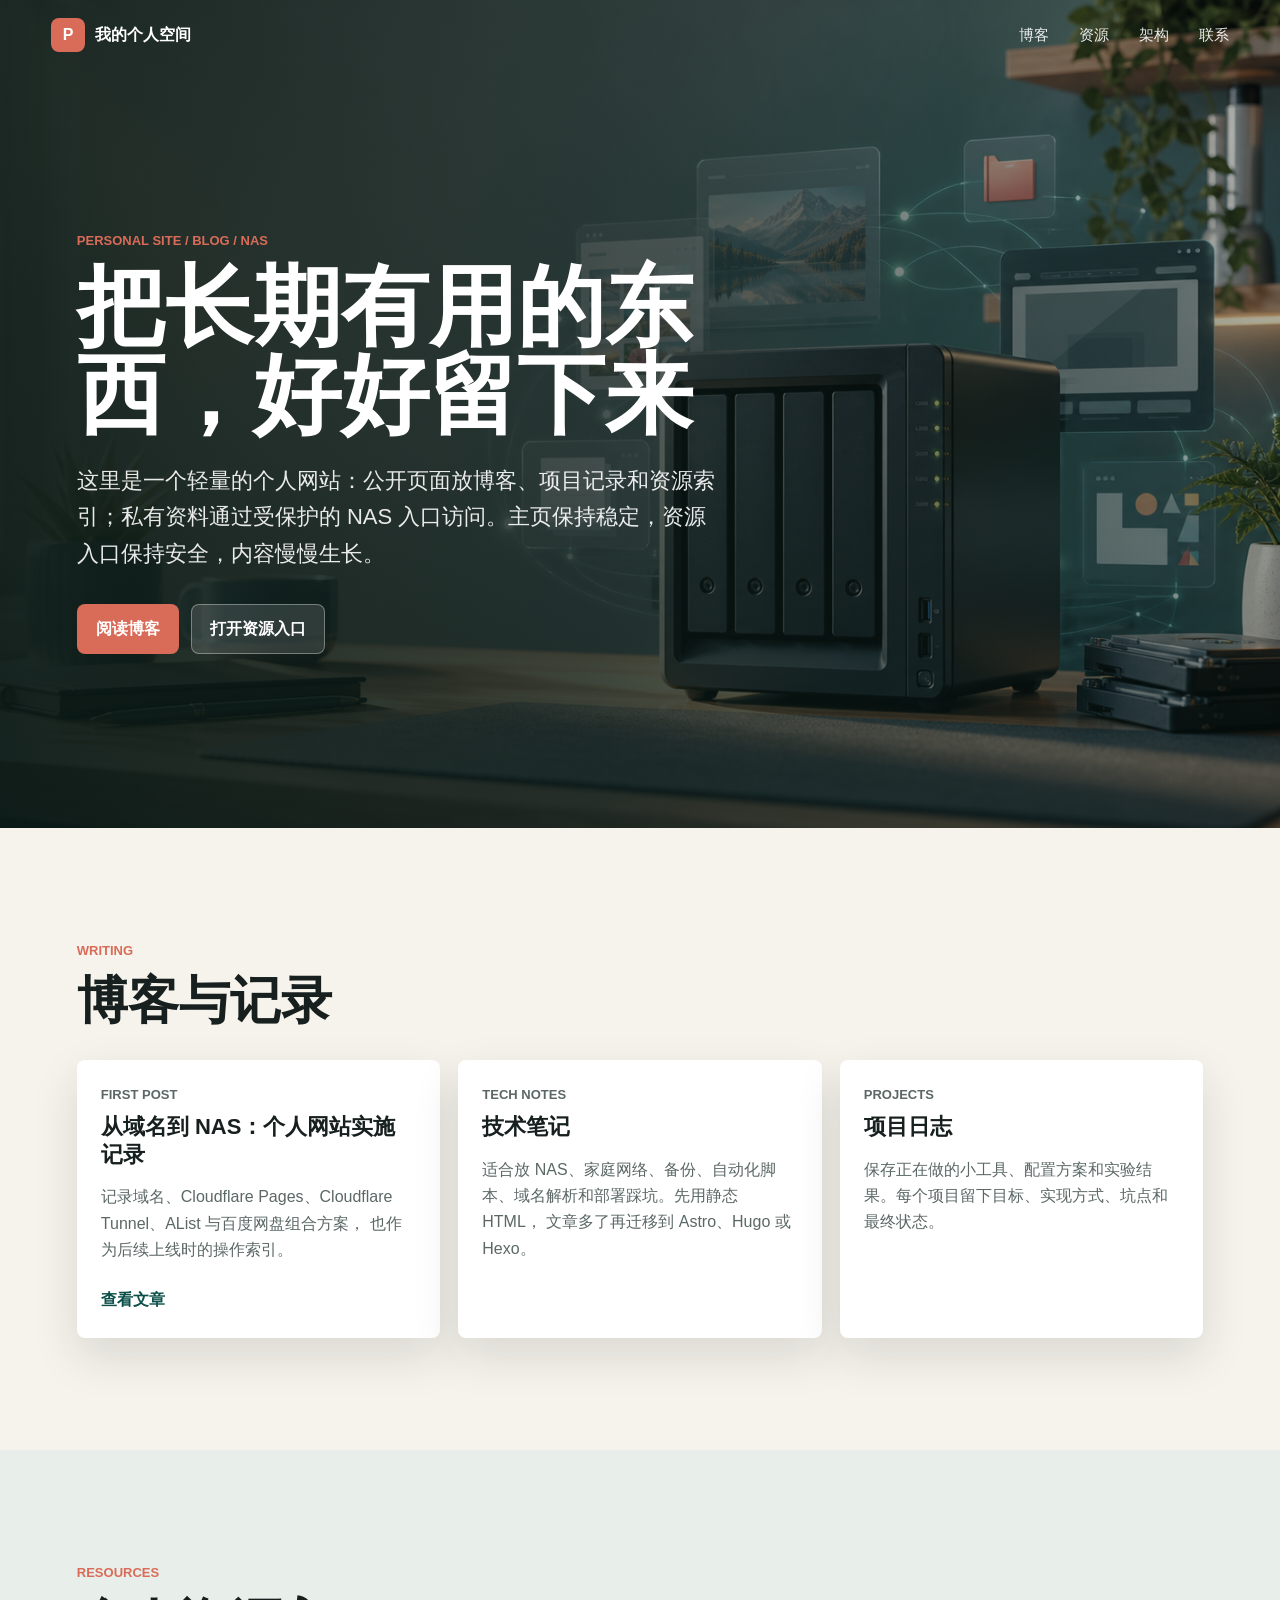
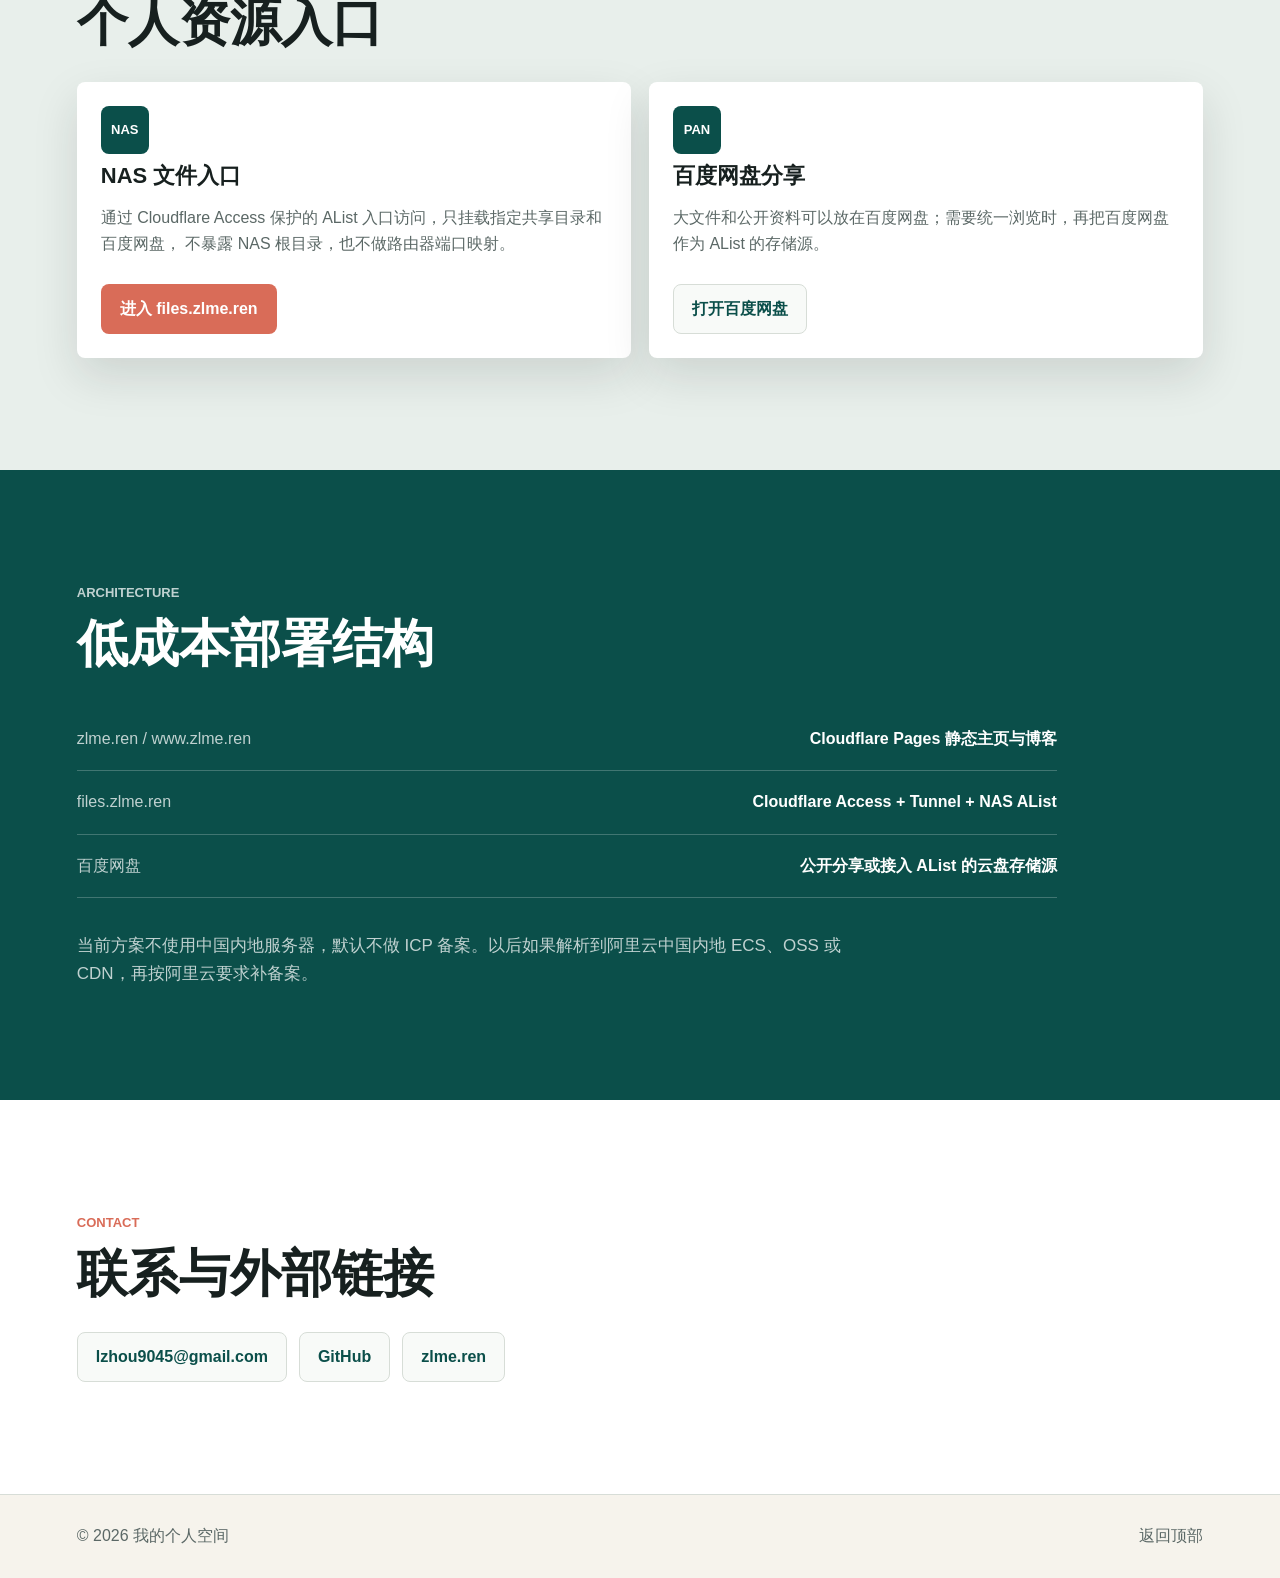
<file: index.html>
<!doctype html>
<html lang="zh-CN">
<head>
  <meta charset="utf-8">
  <meta name="viewport" content="width=device-width, initial-scale=1">
  <meta name="description" content="个人博客、项目记录、NAS 与百度网盘资源入口。">
  <title>我的个人空间</title>
  <link rel="stylesheet" href="styles.css">
</head>
<body>
  <header class="site-header" aria-label="主导航">
    <a class="brand" href="#home" aria-label="返回首页">
      <span class="brand-mark">P</span>
      <span class="brand-text">我的个人空间</span>
    </a>
    <nav class="nav-links" aria-label="页面导航">
      <a href="#blog">博客</a>
      <a href="#resources">资源</a>
      <a href="#deploy">架构</a>
      <a href="#contact">联系</a>
    </nav>
  </header>

  <main>
    <section id="home" class="hero">
      <img class="hero-image" src="assets/hero-nas.png" alt="桌面上的 NAS 与个人数字空间概念图">
      <div class="hero-shade"></div>
      <div class="hero-content">
        <p class="eyebrow">Personal Site / Blog / NAS</p>
        <h1>把长期有用的东西，好好留下来</h1>
        <p class="hero-copy">
          这里是一个轻量的个人网站：公开页面放博客、项目记录和资源索引；私有资料通过受保护的
          NAS 入口访问。主页保持稳定，资源入口保持安全，内容慢慢生长。
        </p>
        <div class="hero-actions">
          <a class="button primary" href="#blog">阅读博客</a>
          <a class="button secondary" href="https://files.zlme.ren" data-config="files-url">打开资源入口</a>
        </div>
      </div>
    </section>

    <section id="blog" class="section">
      <div class="section-heading">
        <p class="eyebrow">Writing</p>
        <h2>博客与记录</h2>
      </div>
      <div class="content-grid">
        <article class="feature-card">
          <p class="card-kicker">First post</p>
          <h3><a href="posts/domain-nas-site.html">从域名到 NAS：个人网站实施记录</a></h3>
          <p>
            记录域名、Cloudflare Pages、Cloudflare Tunnel、AList 与百度网盘组合方案，
            也作为后续上线时的操作索引。
          </p>
          <a class="text-link" href="posts/domain-nas-site.html">查看文章</a>
        </article>
        <article class="feature-card">
          <p class="card-kicker">Tech notes</p>
          <h3>技术笔记</h3>
          <p>
            适合放 NAS、家庭网络、备份、自动化脚本、域名解析和部署踩坑。先用静态 HTML，
            文章多了再迁移到 Astro、Hugo 或 Hexo。
          </p>
        </article>
        <article class="feature-card">
          <p class="card-kicker">Projects</p>
          <h3>项目日志</h3>
          <p>
            保存正在做的小工具、配置方案和实验结果。每个项目留下目标、实现方式、坑点和最终状态。
          </p>
        </article>
      </div>
    </section>

    <section id="resources" class="section tinted">
      <div class="section-heading">
        <p class="eyebrow">Resources</p>
        <h2>个人资源入口</h2>
      </div>
      <div class="resource-layout">
        <article class="resource-card">
          <span class="resource-icon">NAS</span>
          <h3>NAS 文件入口</h3>
          <p>
            通过 Cloudflare Access 保护的 AList 入口访问，只挂载指定共享目录和百度网盘，
            不暴露 NAS 根目录，也不做路由器端口映射。
          </p>
          <a class="button primary" href="https://files.zlme.ren" data-config="files-url">进入 files.zlme.ren</a>
        </article>
        <article class="resource-card">
          <span class="resource-icon">PAN</span>
          <h3>百度网盘分享</h3>
          <p>
            大文件和公开资料可以放在百度网盘；需要统一浏览时，再把百度网盘作为 AList 的存储源。
          </p>
          <a class="button secondary-dark" href="https://pan.baidu.com" data-config="pan-url">打开百度网盘</a>
        </article>
      </div>
    </section>

    <section id="deploy" class="section architecture-section">
      <div class="section-heading">
        <p class="eyebrow">Architecture</p>
        <h2>低成本部署结构</h2>
      </div>
      <div class="route-panel" aria-label="部署路径">
        <div>
          <span>zlme.ren / www.zlme.ren</span>
          <strong>Cloudflare Pages 静态主页与博客</strong>
        </div>
        <div>
          <span>files.zlme.ren</span>
          <strong>Cloudflare Access + Tunnel + NAS AList</strong>
        </div>
        <div>
          <span>百度网盘</span>
          <strong>公开分享或接入 AList 的云盘存储源</strong>
        </div>
      </div>
      <p class="architecture-note">
        当前方案不使用中国内地服务器，默认不做 ICP 备案。以后如果解析到阿里云中国内地 ECS、OSS
        或 CDN，再按阿里云要求补备案。
      </p>
    </section>

    <section id="contact" class="section contact-section">
      <div class="section-heading">
        <p class="eyebrow">Contact</p>
        <h2>联系与外部链接</h2>
      </div>
      <div class="contact-links">
        <a href="mailto:lzhou9045@gmail.com" data-config="email">lzhou9045@gmail.com</a>
        <a href="https://github.com/" data-config="github-url">GitHub</a>
        <a href="https://zlme.ren" data-config="site-url">主域名</a>
      </div>
    </section>
  </main>

  <footer class="site-footer">
    <span>&copy; <span id="year"></span> 我的个人空间</span>
    <a href="#home">返回顶部</a>
  </footer>

  <script src="script.js"></script>
</body>
</html>
</file>
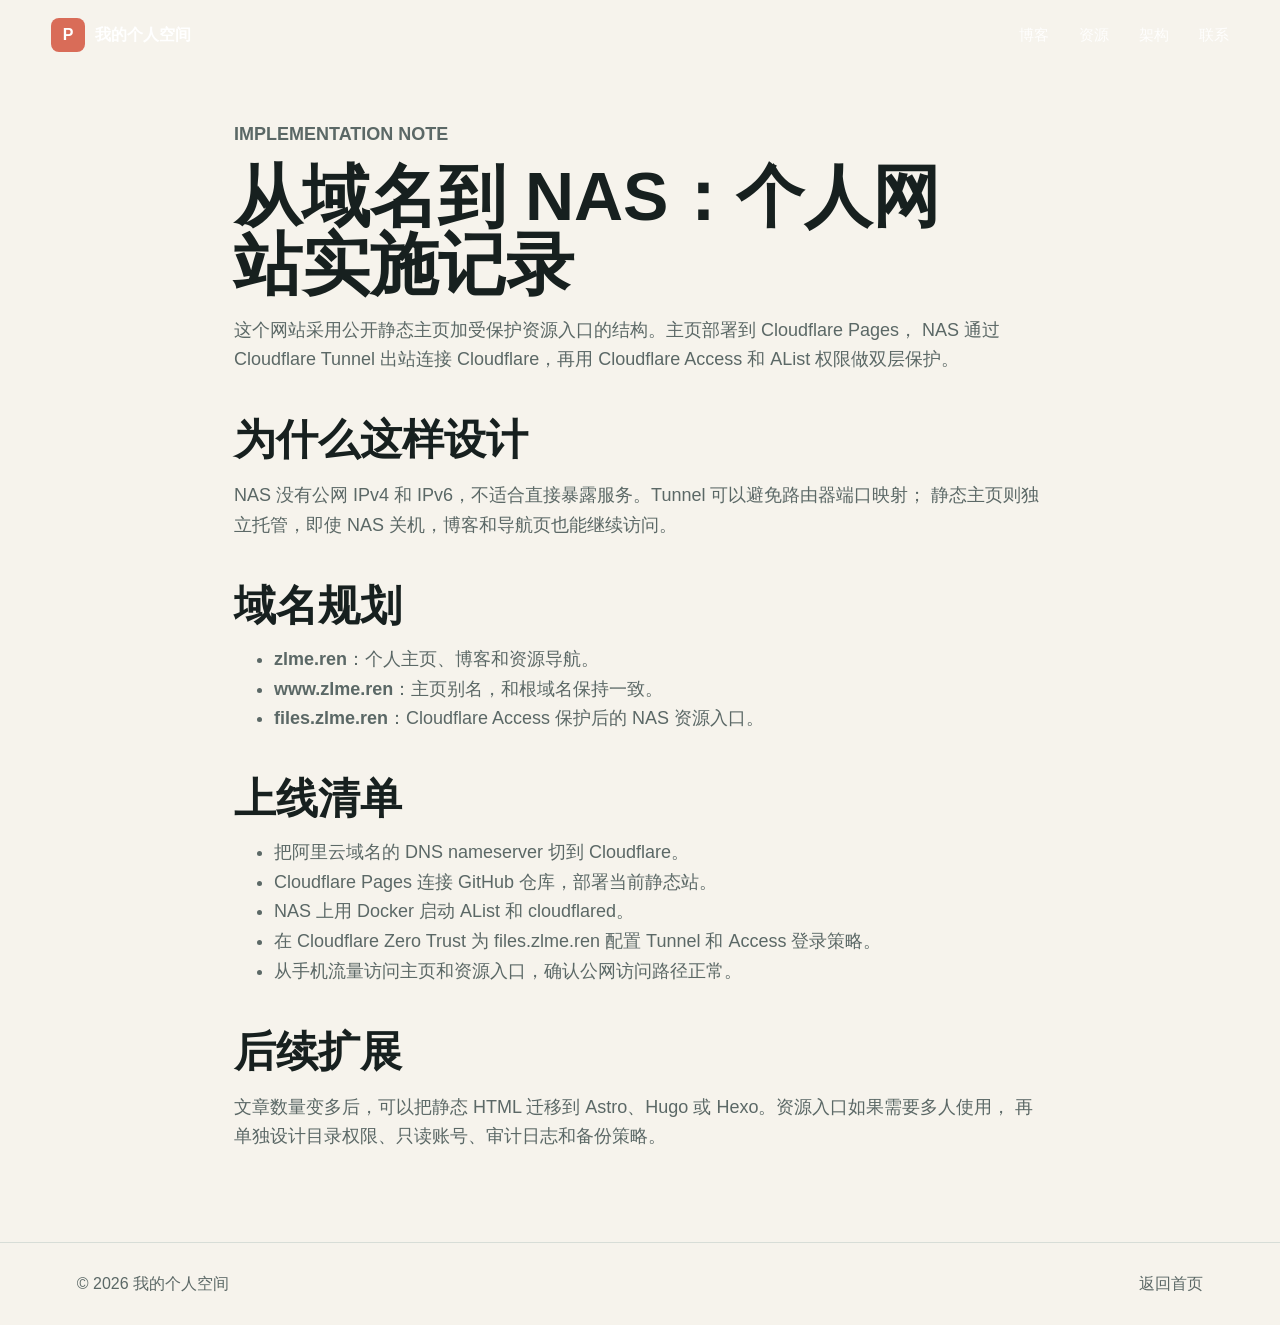
<file: posts/domain-nas-site.html>
<!doctype html>
<html lang="zh-CN">
<head>
  <meta charset="utf-8">
  <meta name="viewport" content="width=device-width, initial-scale=1">
  <meta name="description" content="个人网站、Cloudflare Pages、Cloudflare Tunnel、NAS 与 AList 的实施记录。">
  <title>从域名到 NAS：个人网站实施记录</title>
  <link rel="stylesheet" href="../styles.css">
  <style>
    .article {
      max-width: 860px;
      margin: 0 auto;
      padding: 120px 24px 72px;
    }

    .article h1 {
      color: var(--ink);
      font-size: clamp(36px, 6vw, 68px);
    }

    .article p,
    .article li {
      color: var(--muted);
      font-size: 18px;
    }

    .article a {
      color: var(--teal-dark);
      font-weight: 800;
    }

    .article-section {
      margin-top: 42px;
    }

    .article-section h2 {
      font-size: clamp(26px, 4vw, 42px);
    }
  </style>
</head>
<body>
  <header class="site-header is-scrolled" aria-label="主导航">
    <a class="brand" href="../index.html#home" aria-label="返回首页">
      <span class="brand-mark">P</span>
      <span class="brand-text">我的个人空间</span>
    </a>
    <nav class="nav-links" aria-label="页面导航">
      <a href="../index.html#blog">博客</a>
      <a href="../index.html#resources">资源</a>
      <a href="../index.html#deploy">架构</a>
      <a href="../index.html#contact">联系</a>
    </nav>
  </header>

  <main class="article">
    <p class="eyebrow">Implementation note</p>
    <h1>从域名到 NAS：个人网站实施记录</h1>
    <p>
      这个网站采用公开静态主页加受保护资源入口的结构。主页部署到 Cloudflare Pages，
      NAS 通过 Cloudflare Tunnel 出站连接 Cloudflare，再用 Cloudflare Access 和 AList 权限做双层保护。
    </p>

    <section class="article-section">
      <h2>为什么这样设计</h2>
      <p>
        NAS 没有公网 IPv4 和 IPv6，不适合直接暴露服务。Tunnel 可以避免路由器端口映射；
        静态主页则独立托管，即使 NAS 关机，博客和导航页也能继续访问。
      </p>
    </section>

    <section class="article-section">
      <h2>域名规划</h2>
      <ul>
        <li><strong>zlme.ren</strong>：个人主页、博客和资源导航。</li>
        <li><strong>www.zlme.ren</strong>：主页别名，和根域名保持一致。</li>
        <li><strong>files.zlme.ren</strong>：Cloudflare Access 保护后的 NAS 资源入口。</li>
      </ul>
    </section>

    <section class="article-section">
      <h2>上线清单</h2>
      <ul>
        <li>把阿里云域名的 DNS nameserver 切到 Cloudflare。</li>
        <li>Cloudflare Pages 连接 GitHub 仓库，部署当前静态站。</li>
        <li>NAS 上用 Docker 启动 AList 和 cloudflared。</li>
        <li>在 Cloudflare Zero Trust 为 files.zlme.ren 配置 Tunnel 和 Access 登录策略。</li>
        <li>从手机流量访问主页和资源入口，确认公网访问路径正常。</li>
      </ul>
    </section>

    <section class="article-section">
      <h2>后续扩展</h2>
      <p>
        文章数量变多后，可以把静态 HTML 迁移到 Astro、Hugo 或 Hexo。资源入口如果需要多人使用，
        再单独设计目录权限、只读账号、审计日志和备份策略。
      </p>
    </section>
  </main>

  <footer class="site-footer">
    <span>&copy; <span id="year"></span> 我的个人空间</span>
    <a href="../index.html#home">返回首页</a>
  </footer>

  <script src="../script.js"></script>
</body>
</html>
</file>
<file: styles.css>
﻿:root {
  color-scheme: light;
  --ink: #17201f;
  --muted: #5b6866;
  --paper: #f6f3ec;
  --panel: #ffffff;
  --mist: #e8efeb;
  --teal: #0f766e;
  --teal-dark: #0b4f4a;
  --coral: #d96c58;
  --line: #d7ddd7;
  --shadow: 0 18px 46px rgba(22, 34, 31, 0.13);
}

* {
  box-sizing: border-box;
}

html {
  scroll-behavior: smooth;
}

body {
  margin: 0;
  font-family: Inter, "Segoe UI", "Microsoft YaHei", Arial, sans-serif;
  color: var(--ink);
  background: var(--paper);
  line-height: 1.65;
}

a {
  color: inherit;
  text-decoration: none;
}

.site-header {
  position: fixed;
  z-index: 20;
  top: 0;
  left: 0;
  right: 0;
  display: flex;
  align-items: center;
  justify-content: space-between;
  gap: 24px;
  padding: 18px clamp(18px, 4vw, 56px);
  color: #fff;
  transition: background 180ms ease, box-shadow 180ms ease, color 180ms ease;
}

.site-header.is-scrolled {
  color: var(--ink);
  background: rgba(246, 243, 236, 0.93);
  box-shadow: 0 1px 0 rgba(24, 32, 31, 0.08);
  backdrop-filter: blur(14px);
}

.brand {
  display: inline-flex;
  align-items: center;
  gap: 10px;
  min-width: 0;
  font-weight: 800;
}

.brand-mark {
  display: grid;
  place-items: center;
  width: 34px;
  height: 34px;
  border-radius: 8px;
  background: var(--coral);
  color: #fff;
}

.brand-text {
  white-space: nowrap;
}

.nav-links {
  display: flex;
  align-items: center;
  gap: clamp(12px, 2.8vw, 30px);
  font-size: 15px;
}

.nav-links a {
  opacity: 0.9;
}

.nav-links a:hover {
  opacity: 1;
}

.hero {
  position: relative;
  min-height: 92vh;
  display: grid;
  align-items: center;
  overflow: hidden;
  padding: 120px clamp(20px, 6vw, 84px) 64px;
}

.hero-image {
  position: absolute;
  inset: 0;
  width: 100%;
  height: 100%;
  object-fit: cover;
}

.hero-shade {
  position: absolute;
  inset: 0;
  background:
    linear-gradient(90deg, rgba(10, 25, 22, 0.92) 0%, rgba(10, 25, 22, 0.68) 46%, rgba(10, 25, 22, 0.18) 100%),
    linear-gradient(0deg, rgba(10, 25, 22, 0.42), rgba(10, 25, 22, 0.04));
}

.hero-content {
  position: relative;
  z-index: 1;
  max-width: 760px;
  color: #fff;
}

.eyebrow {
  margin: 0 0 12px;
  color: var(--coral);
  font-size: 13px;
  font-weight: 800;
  letter-spacing: 0;
  text-transform: uppercase;
}

h1,
h2,
h3,
p {
  overflow-wrap: anywhere;
}

h1 {
  margin: 0;
  max-width: 760px;
  font-size: clamp(42px, 7vw, 88px);
  line-height: 1;
  letter-spacing: 0;
}

h2 {
  margin: 0;
  font-size: clamp(30px, 4vw, 52px);
  line-height: 1.1;
  letter-spacing: 0;
}

h3 {
  margin: 8px 0 12px;
  font-size: 22px;
  line-height: 1.25;
}

.hero-copy {
  max-width: 650px;
  margin: 24px 0 0;
  color: rgba(255, 255, 255, 0.9);
  font-size: clamp(17px, 2vw, 22px);
}

.hero-actions,
.contact-links {
  display: flex;
  flex-wrap: wrap;
  gap: 12px;
  margin-top: 32px;
}

.button,
.contact-links a {
  display: inline-flex;
  align-items: center;
  justify-content: center;
  min-height: 46px;
  padding: 11px 18px;
  border-radius: 8px;
  font-weight: 800;
  border: 1px solid transparent;
}

.button.primary {
  background: var(--coral);
  color: #fff;
}

.button.secondary {
  background: rgba(255, 255, 255, 0.13);
  color: #fff;
  border-color: rgba(255, 255, 255, 0.34);
}

.button.secondary-dark {
  color: var(--teal-dark);
  background: #f8faf8;
  border-color: var(--line);
}

.button:hover,
.contact-links a:hover,
.text-link:hover {
  transform: translateY(-1px);
}

.section {
  padding: clamp(64px, 9vw, 112px) clamp(20px, 6vw, 84px);
}

.section-heading {
  max-width: 780px;
  margin-bottom: 30px;
}

.content-grid,
.resource-layout {
  display: grid;
  grid-template-columns: repeat(3, minmax(0, 1fr));
  gap: 18px;
}

.feature-card,
.resource-card {
  min-height: 245px;
  padding: 24px;
  border-radius: 8px;
  background: var(--panel);
  box-shadow: var(--shadow);
}

.feature-card p,
.resource-card p,
.architecture-note {
  color: var(--muted);
}

.card-kicker {
  margin: 0;
  color: var(--teal);
  font-weight: 800;
  font-size: 13px;
  text-transform: uppercase;
}

.text-link {
  display: inline-flex;
  margin-top: 8px;
  color: var(--teal-dark);
  font-weight: 800;
}

.tinted {
  background: var(--mist);
}

.resource-layout {
  grid-template-columns: repeat(2, minmax(0, 1fr));
}

.resource-icon {
  display: inline-grid;
  place-items: center;
  width: 48px;
  height: 48px;
  border-radius: 8px;
  background: var(--teal-dark);
  color: #fff;
  font-size: 13px;
  font-weight: 900;
}

.resource-card .button {
  margin-top: 10px;
}

.architecture-section {
  color: #fff;
  background: var(--teal-dark);
}

.architecture-section .eyebrow,
.architecture-note,
.route-panel span {
  color: rgba(255, 255, 255, 0.74);
}

.route-panel {
  max-width: 980px;
  padding: 6px 0;
}

.route-panel div {
  display: flex;
  justify-content: space-between;
  gap: 18px;
  padding: 18px 0;
  border-bottom: 1px solid rgba(255, 255, 255, 0.22);
}

.architecture-note {
  max-width: 820px;
  margin: 28px 0 0;
  font-size: 17px;
}

.contact-section {
  background: #fff;
}

.contact-links {
  margin-top: 0;
}

.contact-links a {
  color: var(--teal-dark);
  border-color: var(--line);
  background: #f8faf8;
}

.site-footer {
  display: flex;
  justify-content: space-between;
  gap: 16px;
  padding: 28px clamp(20px, 6vw, 84px);
  color: var(--muted);
  border-top: 1px solid var(--line);
}

@media (max-width: 880px) {
  .site-header {
    align-items: flex-start;
    flex-direction: column;
    gap: 12px;
    padding: 14px 18px;
  }

  .nav-links {
    width: 100%;
    justify-content: space-between;
    gap: 8px;
    font-size: 14px;
  }

  .hero {
    min-height: 88vh;
    padding: 142px 20px 56px;
  }

  .hero-shade {
    background: linear-gradient(90deg, rgba(10, 25, 22, 0.9), rgba(10, 25, 22, 0.46));
  }

  .content-grid,
  .resource-layout {
    grid-template-columns: 1fr;
  }

  .feature-card,
  .resource-card {
    min-height: 0;
  }

  .route-panel div,
  .site-footer {
    flex-direction: column;
    gap: 6px;
  }
}

@media (max-width: 460px) {
  .brand-text {
    max-width: 220px;
    overflow: hidden;
    text-overflow: ellipsis;
  }

  .button,
  .contact-links a {
    width: 100%;
  }
}
</file>
